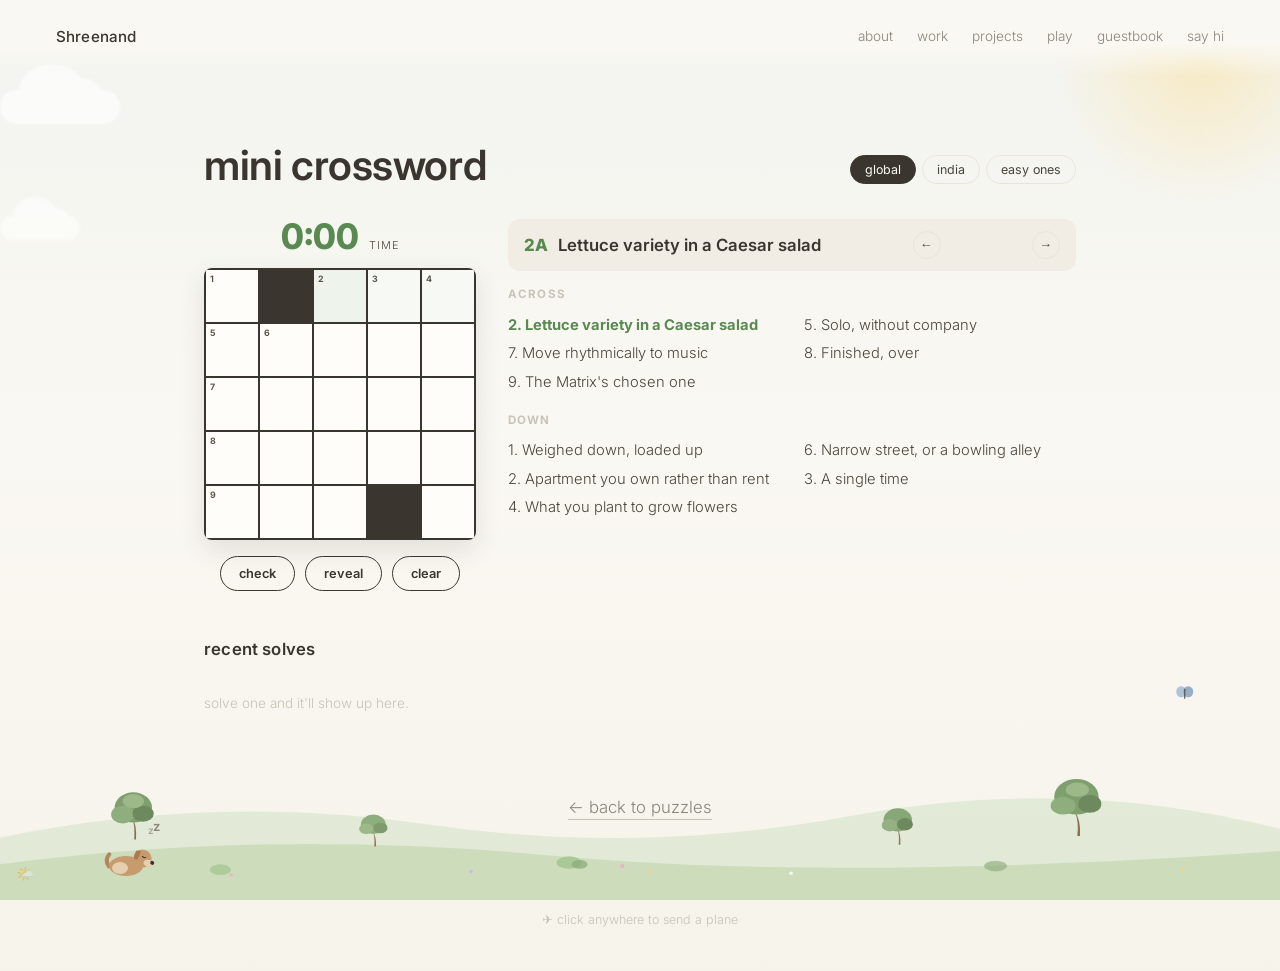
<file: crossword.html>
<!DOCTYPE html>
<html lang="en">
<head>
<meta charset="UTF-8">
<meta name="viewport" content="width=device-width, initial-scale=1.0">
<title>crossword · puzzles · Shreenand Bhattad</title>
<link rel="preconnect" href="https://fonts.googleapis.com">
<link rel="preconnect" href="https://fonts.gstatic.com" crossorigin>
<link href="https://fonts.googleapis.com/css2?family=Inter:wght@300;400;500;600;700;800&display=swap" rel="stylesheet">
<link rel="icon" href="data:image/svg+xml,<svg xmlns='http://www.w3.org/2000/svg' viewBox='0 0 100 100'><text y='.9em' font-size='90'>✏️</text></svg>">
<link rel="stylesheet" href="style.css">
<style>
main{max-width:920px}
.gamehead{display:flex;justify-content:space-between;align-items:center;margin-bottom:6px;flex-wrap:wrap;gap:10px}
.modeswitch{display:flex;gap:6px}
.modebtn{border:1px solid var(--line);background:transparent;color:#4a453c;border-radius:999px;padding:6px 14px;
  font-family:var(--sans);font-size:.78rem;cursor:pointer;transition:all .25s}
.modebtn:hover{color:var(--ink);border-color:var(--faint)}
.modebtn.on{background:var(--ink);color:var(--paper);border-color:var(--ink)}
body.night .modebtn{border-color:rgba(255,255,255,.16);color:#a8a49b}
body.night .modebtn.on{background:#e8e6e0;color:#232838}

/* ---------------- big timer (transparent, sits on the page's own background) ---------------- */
.bigtimer{display:inline-flex;align-items:baseline;gap:10px;margin:0 0 14px;background:none}
.bigtimer .tv{font-size:2.2rem;font-weight:800;color:#5a8a52;font-variant-numeric:tabular-nums;line-height:1}
.bigtimer .tk{font-size:.68rem;letter-spacing:.1em;text-transform:uppercase;color:#4a453c}
body.night .bigtimer .tv{color:#a8c9a0}

/* ---------------- side-by-side layout ---------------- */
.xlayout{display:grid;grid-template-columns:auto 1fr;gap:32px;align-items:start;margin:10px 0 18px}
@media(max-width:720px){.xlayout{grid-template-columns:1fr}}

.xwrap{display:flex;flex-direction:column;align-items:center}
.xgrid{display:grid;gap:2px;background:var(--ink);border-radius:8px;padding:2px;box-shadow:0 10px 26px rgba(58,54,47,.12);overflow:hidden}
body.night .xgrid{background:#181c28}
.xcell{position:relative;width:52px;height:52px;background:#fffdf9;display:flex;align-items:center;justify-content:center}
.xcell.black{background:var(--ink)}
body.night .xcell{background:#2e3345}
body.night .xcell.black{background:#181c28}
.xcell input{width:100%;height:100%;border:none;background:none;text-align:center;text-transform:uppercase;
  font-family:var(--sans);font-weight:700;font-size:1.15rem;color:var(--ink);outline:none;caret-color:#5a8a52}
body.night .xcell input{color:#e8e6e0}
.xcell.active input{background:#eef3ec}
body.night .xcell.active input{background:rgba(143,174,126,.22)}
.xcell.inword input{background:#f7f9f5}
body.night .xcell.inword input{background:rgba(143,174,126,.1)}
.xcell.correct input{background:#e4f0df;color:#3a5f36}
body.night .xcell.correct input{background:rgba(143,174,126,.25);color:#a8c9a0}
.xcell.wrong input{background:#faeaea;color:#a4454f}
body.night .xcell.wrong input{background:rgba(194,85,98,.2);color:#e0a3aa}
.xnum{position:absolute;top:2px;left:4px;font-size:.55rem;font-weight:700;color:#5a5548;pointer-events:none}
body.night .xnum{color:#8b8880}
@media(max-width:480px){.xcell{width:16vw;height:16vw;max-width:58px;max-height:58px}}

.clueline{text-align:left;min-height:44px;display:flex;align-items:center;gap:10px;
  font-family:var(--sans);font-size:1.05rem;font-weight:600;color:var(--ink);margin-bottom:14px;padding:12px 16px;
  background:#f1ede4;border-radius:12px}
body.night .clueline{color:#e8e6e0;background:#2e3345}
.clueline .dir{font-weight:800;color:#5a8a52;flex-shrink:0}
body.night .clueline .dir{color:#a8c9a0}
.cluebtn{background:none;border:1px solid var(--line);color:#4a453c;border-radius:999px;width:28px;height:28px;
  font-size:.8rem;cursor:pointer;flex-shrink:0;transition:all .2s;margin-left:auto}
.cluebtn:hover{color:var(--ink);border-color:var(--faint)}
body.night .cluebtn{border-color:rgba(255,255,255,.16);color:#a8a49b}

.xcontrols{display:flex;gap:10px;margin-bottom:8px}
.actbtn{border:1.5px solid var(--ink);background:transparent;color:var(--ink);border-radius:999px;padding:9px 18px;
  font-family:var(--sans);font-weight:600;font-size:.8rem;cursor:pointer;transition:all .2s}
.actbtn:hover{background:var(--ink);color:var(--paper)}
body.night .actbtn{border-color:#e8e6e0;color:#e8e6e0}
body.night .actbtn:hover{background:#e8e6e0;color:#232838}

.winmsg{font-size:1.05rem;font-weight:700;color:#5a8a52;margin:14px 0;opacity:0;transition:opacity .4s;transform:translateY(-6px)}
.winmsg.show{opacity:1;transform:none}
body.night .winmsg{color:#a8c9a0}

.cluelist{display:grid;grid-template-columns:1fr 1fr;gap:0 24px;font-size:.92rem;color:#4a453c}
.cluelist h4{grid-column:1/-1;font-size:.72rem;letter-spacing:.1em;text-transform:uppercase;color:var(--faint);margin:14px 0 6px}
.cluelist h4:first-child{margin-top:0}
.cluelist .crow{padding:4px 0;cursor:pointer;transition:color .2s;line-height:1.4}
.cluelist .crow:hover{color:var(--ink)}
.cluelist .crow.active{color:#5a8a52;font-weight:700}
.cluelist .crow.done{text-decoration:line-through;opacity:.5}
body.night .cluelist .crow.active{color:#a8c9a0}
body.night .cluelist{color:#c4c1b8}
@media(max-width:480px){.cluelist{grid-template-columns:1fr}}

/* ---------------- history panel ---------------- */
.histwrap{margin-top:36px}
.histwrap h2{margin:0 0 14px}
.histrow{display:flex;justify-content:space-between;font-size:.85rem;color:#4a453c;padding:8px 0;border-bottom:1px solid var(--line)}
.histrow:first-of-type{border-top:1px solid var(--line)}
.histrow b{color:var(--ink);font-weight:600}
body.night .histrow{border-color:rgba(255,255,255,.1);color:#a8a49b}
body.night .histrow b{color:#e8e6e0}
.emptyhist{font-size:.85rem;color:var(--faint);padding:14px 0}
</style>
</head>
<body>

<div class="sky" id="sky"></div>

<nav>
  <a class="home" href="index">Shreenand</a>
  <div class="pages">
    <a href="about">about</a>
    <a href="work">work</a>
    <a href="projects">projects</a>
    <a href="play">play</a>
    <a href="guestbook">guestbook</a>
    <a href="contact">say hi</a>
  </div>
</nav>

<main>
  <div class="gamehead">
    <div>
      <h1 class="page fade in">mini crossword</h1>
    </div>
    <div class="modeswitch">
      <button class="modebtn on" id="modeGlobal">global</button>
      <button class="modebtn" id="modeIndia">india</button>
      <button class="modebtn" id="modeEasy">easy ones</button>
    </div>
  </div>

  <div class="xlayout">
    <div class="xwrap">
      <div class="bigtimer fade in">
        <span class="tv" id="statTimer">0:00</span>
        <span class="tk">time</span>
      </div>
      <div class="xgrid" id="xgrid"></div>
      <div class="xcontrols" style="margin-top:16px">
        <button class="actbtn" id="checkBtn">check</button>
        <button class="actbtn" id="revealBtn">reveal</button>
        <button class="actbtn" id="clearBtn">clear</button>
      </div>
    </div>

    <div>
      <div class="clueline">
        <span class="dir" id="clueDir"></span>
        <span id="clueText"></span>
        <button class="cluebtn" id="prevClue">←</button>
        <button class="cluebtn" id="nextClue">→</button>
      </div>
      <div class="winmsg" id="winMsg"></div>
      <div class="cluelist" id="clueList"></div>
    </div>
  </div>

  <div class="histwrap fade in">
    <h2>recent solves</h2>
    <div id="histList"></div>
  </div>

  <div class="next fade in"><a href="puzzles">← back to puzzles</a></div>
</main>

<footer>✈ click anywhere to send a plane</footer>

<script src="site.js"></script>
<script>
let DATA = { global: [], india: [], easy: [] };
let mode = 'global';
let puzzle = null;
let size = 5;
let cellEls = [];       // [r][c] -> input element
let cellSlots = [];      // [r][c] -> {A: slotIdx|null, D: slotIdx|null}
let slots = [];          // flat list: {dir, row, col, len, answer, clue, number}
let curSlot = 0;
let curCellInSlot = 0;
let mousedownWasFocused = false;
let solved = false;
let startTime = null;
let timerHandle = null;
let elapsedMs = 0;

/* ================= stats: localStorage, per-browser ================= */
const STATS_KEY = 'nerds_crossword_stats';
function loadStats() {
  const fallback = { solved: 0, score: 0, history: [], bestTimeMs: {}, solvedTitles: [] };
  try {
    const raw = localStorage.getItem(STATS_KEY);
    if (raw) {
      const parsed = JSON.parse(raw);
      // merge onto the known-good shape so older saved data (from earlier
      // versions of this feature) can't leave a field missing and break rendering
      return {
        ...fallback,
        ...parsed,
        history: Array.isArray(parsed.history) ? parsed.history : [],
        bestTimeMs: parsed.bestTimeMs && typeof parsed.bestTimeMs === 'object' ? parsed.bestTimeMs : {},
        solvedTitles: Array.isArray(parsed.solvedTitles) ? parsed.solvedTitles : []
      };
    }
  } catch (e) {}
  return fallback;
}
function saveStats(s) {
  try { localStorage.setItem(STATS_KEY, JSON.stringify(s)); } catch (e) {}
}
let STATS = loadStats();

function renderHistory() {
  const box = document.getElementById('histList');
  if (!STATS.history.length) {
    box.innerHTML = '<div class="emptyhist">solve one and it\'ll show up here.</div>';
    return;
  }
  const MODE_ICON = { india: '🇮🇳', global: '🌍', easy: '🌱' };
  box.innerHTML = STATS.history.slice(0, 10).map(h => `
    <div class="histrow">
      <span><b>${h.title}</b> · ${MODE_ICON[h.mode] || '🌍'}</span>
      <span>${formatTime(h.timeMs)} · +${h.points} pts</span>
    </div>`).join('');
}

function formatTime(ms) {
  const s = Math.floor(ms / 1000);
  const m = Math.floor(s / 60);
  const rem = s % 60;
  return m + ':' + String(rem).padStart(2, '0');
}

function tickTimer() {
  if (startTime === null || solved) return;
  elapsedMs = Date.now() - startTime;
  document.getElementById('statTimer').textContent = formatTime(elapsedMs);
}

function startTimerIfNeeded() {
  if (startTime !== null) return;
  startTime = Date.now();
  timerHandle = setInterval(tickTimer, 250);
}

function stopTimer() {
  if (timerHandle) clearInterval(timerHandle);
  timerHandle = null;
}

/* ================= data + grid setup ================= */
async function loadData() {
  const r = await fetch('data/crossword-data.json');
  DATA = await r.json();
}

/* the data ships as a flat "entries" list (each self-describing: n/dir/r/c/answer/clue)
   plus a single grid string ("." open, "#" black), row-major. This turns that into the
   {list, grid2d, numbering} shape the rest of the game logic already works with. */
function buildSlots(p) {
  const grid2d = [];
  for (let r = 0; r < p.size; r++) grid2d.push(p.grid.slice(r * p.size, (r + 1) * p.size).split(''));

  const numbering = {}; // "r,c" -> number, taken straight from the data
  p.entries.forEach(e => { numbering[e.r + ',' + e.c] = e.n; });

  const list = p.entries.map(e => ({
    dir: e.dir, row: e.r, col: e.c, len: e.answer.length,
    answer: e.answer.toUpperCase(), clue: e.clue, number: e.n
  }));
  return { list, grid2d, numbering };
}

function puzzleKey(m, p) {
  return m + ':' + p.title;
}

/* pick a puzzle from the mode's bank the player hasn't already solved,
   falling back to the full bank once everything in it has been solved */
function pickPuzzle(m) {
  const bank = DATA[m];
  const unsolved = bank.filter(p => !STATS.solvedTitles.includes(puzzleKey(m, p)));
  const pool = unsolved.length ? unsolved : bank;
  return pool[Math.floor(Math.random() * pool.length)];
}

function startPuzzle() {
  stopTimer();
  startTime = null;
  elapsedMs = 0;
  document.getElementById('statTimer').textContent = '0:00';

  puzzle = pickPuzzle(mode);
  size = puzzle.size;
  const built = buildSlots(puzzle);
  slots = built.list;
  const grid2d = built.grid2d;

  cellSlots = Array.from({ length: size }, () => Array(size).fill(null).map(() => ({ A: null, D: null })));
  slots.forEach((s, si) => {
    for (let i = 0; i < s.len; i++) {
      const r = s.dir === 'A' ? s.row : s.row + i;
      const c = s.dir === 'A' ? s.col + i : s.col;
      cellSlots[r][c][s.dir] = si;
    }
  });

  const grid = document.getElementById('xgrid');
  grid.style.gridTemplateColumns = `repeat(${size}, 1fr)`;
  grid.innerHTML = '';
  cellEls = Array.from({ length: size }, () => Array(size).fill(null));
  for (let r = 0; r < size; r++) {
    for (let c = 0; c < size; c++) {
      const cell = document.createElement('div');
      if (grid2d[r][c] === '#') {
        cell.className = 'xcell black';
      } else {
        cell.className = 'xcell';
        const num = built.numbering[r + ',' + c];
        if (num) { const nm = document.createElement('div'); nm.className = 'xnum'; nm.textContent = num; cell.appendChild(nm); }
        const inp = document.createElement('input');
        inp.maxLength = 1;
        inp.dataset.r = r; inp.dataset.c = c;
        inp.addEventListener('mousedown', () => { mousedownWasFocused = document.activeElement === inp; });
        inp.addEventListener('focus', () => onFocusCell(r, c));
        inp.addEventListener('click', () => onClickCell(r, c));
        inp.addEventListener('input', () => onType(r, c));
        inp.addEventListener('keydown', e => onKey(e, r, c));
        cell.appendChild(inp);
        cellEls[r][c] = inp;
      }
      grid.appendChild(cell);
    }
  }

  curSlot = slots.findIndex(s => s.dir === 'A');
  curCellInSlot = 0;
  solved = false;
  document.getElementById('winMsg').className = 'winmsg';
  renderClueLine();
  renderClueList();
  focusCurrent();
}

function slotCells(s) {
  const arr = [];
  for (let i = 0; i < s.len; i++) {
    const r = s.dir === 'A' ? s.row : s.row + i;
    const c = s.dir === 'A' ? s.col + i : s.col;
    arr.push([r, c]);
  }
  return arr;
}

function slotIsFull(s) {
  return slotCells(s).every(([r, c]) => cellEls[r][c].value);
}

function highlightSlot() {
  document.querySelectorAll('.xcell').forEach(el => el.classList.remove('active', 'inword'));
  const s = slots[curSlot];
  const cells = slotCells(s);
  cells.forEach(([r, c], i) => {
    if (!cellEls[r][c]) return;
    cellEls[r][c].closest('.xcell').classList.add(i === curCellInSlot ? 'active' : 'inword');
  });
}

function renderClueLine() {
  const s = slots[curSlot];
  document.getElementById('clueDir').textContent = (s.number || '') + (s.dir === 'A' ? 'A' : 'D');
  document.getElementById('clueText').textContent = s.clue;
  highlightSlot();
  renderClueList();
}

function focusCurrent() {
  const s = slots[curSlot];
  const cells = slotCells(s);
  const [r, c] = cells[curCellInSlot] || cells[0];
  if (cellEls[r][c]) cellEls[r][c].focus();
}

function onFocusCell(r, c) {
  const cs = cellSlots[r][c];
  // prefer keeping current direction if this cell belongs to it, else switch
  const s = slots[curSlot];
  let slotIdx = (s && cs[s.dir] !== null) ? cs[s.dir] : (cs.A !== null ? cs.A : cs.D);
  if (slotIdx === null) return;
  curSlot = slotIdx;
  const cells = slotCells(slots[curSlot]);
  curCellInSlot = cells.findIndex(([rr, cc]) => rr === r && cc === c);
  renderClueLine();
}

/* clicking a cell that was ALREADY focused (a genuine second click/tap on the
   same square, not the click bundled with its first focus) flips across<->down
   when that cell belongs to both a word going across and one going down —
   the standard mini-crossword shortcut for switching direction on the fly */
function onClickCell(r, c) {
  if (!mousedownWasFocused) return;
  const cs = cellSlots[r][c];
  const s = slots[curSlot];
  if (cs.A === null || cs.D === null) return;
  const otherDir = s.dir === 'A' ? 'D' : 'A';
  curSlot = cs[otherDir];
  const cells = slotCells(slots[curSlot]);
  curCellInSlot = cells.findIndex(([rr, cc]) => rr === r && cc === c);
  renderClueLine();
}

/* find the next slot (in clue order) that still has an empty cell, wrapping around */
function nextUnfilledSlot(fromIdx) {
  for (let step = 1; step <= slots.length; step++) {
    const idx = (fromIdx + step) % slots.length;
    if (!slotIsFull(slots[idx])) return idx;
  }
  return null; // everything's full
}

function onType(r, c) {
  const inp = cellEls[r][c];
  inp.value = inp.value.toUpperCase().replace(/[^A-Z]/g, '').slice(-1);
  inp.closest('.xcell').classList.remove('correct', 'wrong');
  startTimerIfNeeded();

  if (inp.value) {
    const cells = slotCells(slots[curSlot]);
    const idx = cells.findIndex(([rr, cc]) => rr === r && cc === c);
    if (idx > -1 && idx < cells.length - 1) {
      // more letters to go in this word: just advance within it
      const [nr, nc] = cells[idx + 1];
      curCellInSlot = idx + 1;
      cellEls[nr][nc].focus();
    } else if (idx === cells.length - 1 && slotIsFull(slots[curSlot])) {
      // word just got completed (right or wrong, doesn't matter yet) — jump onward
      const next = nextUnfilledSlot(curSlot);
      if (next !== null) {
        curSlot = next;
        curCellInSlot = 0;
        renderClueLine();
        focusCurrent();
      } else {
        renderClueLine();
      }
    }
  }
  checkWin();
}

function onKey(e, r, c) {
  if (e.key === 'Backspace' && !cellEls[r][c].value) {
    const cells = slotCells(slots[curSlot]);
    const idx = cells.findIndex(([rr, cc]) => rr === r && cc === c);
    if (idx > 0) {
      const [pr, pc] = cells[idx - 1];
      curCellInSlot = idx - 1;
      cellEls[pr][pc].focus();
    }
  } else if (e.key === 'ArrowRight' || e.key === 'ArrowLeft' || e.key === 'ArrowUp' || e.key === 'ArrowDown') {
    e.preventDefault();
    const dr = e.key === 'ArrowDown' ? 1 : e.key === 'ArrowUp' ? -1 : 0;
    const dc = e.key === 'ArrowRight' ? 1 : e.key === 'ArrowLeft' ? -1 : 0;
    let nr = r + dr, nc = c + dc;
    if (nr >= 0 && nr < size && nc >= 0 && nc < size && cellEls[nr][nc]) cellEls[nr][nc].focus();
  } else if (e.key === 'Tab') {
    e.preventDefault();
    switchClue(e.shiftKey ? -1 : 1);
  }
}

function switchClue(delta) {
  curSlot = (curSlot + delta + slots.length) % slots.length;
  curCellInSlot = 0;
  renderClueLine();
  focusCurrent();
}

function renderClueList() {
  const box = document.getElementById('clueList');
  box.innerHTML = '<h4>across</h4>';
  slots.forEach((s, si) => {
    if (s.dir !== 'A') return;
    const row = document.createElement('div');
    row.className = 'crow' + (si === curSlot ? ' active' : '') + (slotIsFull(s) ? ' done' : '');
    row.textContent = (s.number || '') + '. ' + s.clue;
    row.addEventListener('click', () => { curSlot = si; curCellInSlot = 0; renderClueLine(); focusCurrent(); });
    box.appendChild(row);
  });
  const downHead = document.createElement('h4'); downHead.textContent = 'down';
  box.appendChild(downHead);
  slots.forEach((s, si) => {
    if (s.dir !== 'D') return;
    const row = document.createElement('div');
    row.className = 'crow' + (si === curSlot ? ' active' : '') + (slotIsFull(s) ? ' done' : '');
    row.textContent = (s.number || '') + '. ' + s.clue;
    row.addEventListener('click', () => { curSlot = si; curCellInSlot = 0; renderClueLine(); focusCurrent(); });
    box.appendChild(row);
  });
}

function todayKey() {
  return new Date().toISOString().slice(0, 10);
}

function recordSolve() {
  STATS.solved += 1;

  // nerd score: base points plus a bonus for speed
  const seconds = Math.round(elapsedMs / 1000);
  const speedBonus = Math.max(0, 60 - seconds); // faster than a minute earns extra
  const points = 20 + speedBonus;
  STATS.score += points;

  STATS.history.unshift({ title: puzzle.title, mode, timeMs: elapsedMs, points, date: todayKey() });
  STATS.history = STATS.history.slice(0, 30);

  const bestKey = mode;
  if (!STATS.bestTimeMs[bestKey] || elapsedMs < STATS.bestTimeMs[bestKey]) {
    STATS.bestTimeMs[bestKey] = elapsedMs;
  }

  const key = puzzleKey(mode, puzzle);
  if (!STATS.solvedTitles.includes(key)) STATS.solvedTitles.push(key);

  saveStats(STATS);
  renderHistory();
}

function checkWin() {
  let allFilled = true, allCorrect = true;
  slots.forEach(s => {
    slotCells(s).forEach(([r, c], i) => {
      const v = cellEls[r][c].value;
      if (!v) allFilled = false;
      if (v !== s.answer[i]) allCorrect = false;
    });
  });
  if (allFilled && allCorrect && !solved) {
    solved = true;
    stopTimer();
    document.getElementById('statTimer').textContent = formatTime(elapsedMs);
    document.querySelectorAll('.xcell:not(.black)').forEach(el => el.classList.remove('wrong'));
    document.querySelectorAll('.xcell:not(.black)').forEach(el => el.classList.add('correct'));
    const m = document.getElementById('winMsg');
    m.textContent = `solved in ${formatTime(elapsedMs)} 🎉`;
    m.classList.add('show');
    recordSolve();
  }
}

function checkNow() {
  for (let r = 0; r < size; r++) for (let c = 0; c < size; c++) {
    if (!cellEls[r][c]) continue;
    const v = cellEls[r][c].value;
    const cellDiv = cellEls[r][c].closest('.xcell');
    if (!v) { cellDiv.classList.remove('correct', 'wrong'); continue; }
    const cs = cellSlots[r][c];
    const slotIdx = cs.A !== null ? cs.A : cs.D;
    const s = slots[slotIdx];
    const cells = slotCells(s);
    const idx = cells.findIndex(([rr, cc]) => rr === r && cc === c);
    const correct = s.answer[idx] === v;
    cellDiv.classList.toggle('correct', correct);
    cellDiv.classList.toggle('wrong', !correct);
  }
}

function revealAll() {
  slots.forEach(s => {
    slotCells(s).forEach(([r, c], i) => { cellEls[r][c].value = s.answer[i]; });
  });
  document.querySelectorAll('.xcell:not(.black)').forEach(el => { el.classList.remove('wrong'); el.classList.add('correct'); });
  solved = true;
  stopTimer();
  const m = document.getElementById('winMsg');
  m.textContent = 'here you go.';
  m.classList.add('show');
  renderClueList();
}

function clearAll() {
  document.querySelectorAll('.xcell input').forEach(inp => inp.value = '');
  document.querySelectorAll('.xcell').forEach(el => el.classList.remove('correct', 'wrong'));
  solved = false;
  stopTimer();
  startTime = null;
  elapsedMs = 0;
  document.getElementById('statTimer').textContent = '0:00';
  document.getElementById('winMsg').className = 'winmsg';
  renderClueList();
}

document.getElementById('prevClue').addEventListener('click', () => switchClue(-1));
document.getElementById('nextClue').addEventListener('click', () => switchClue(1));
document.getElementById('checkBtn').addEventListener('click', checkNow);
document.getElementById('revealBtn').addEventListener('click', revealAll);
document.getElementById('clearBtn').addEventListener('click', clearAll);

const MODE_BTNS = { global: 'modeGlobal', india: 'modeIndia', easy: 'modeEasy' };
function setMode(next) {
  mode = next;
  Object.entries(MODE_BTNS).forEach(([m, id]) => {
    document.getElementById(id).classList.toggle('on', m === next);
  });
  startPuzzle();
}
Object.entries(MODE_BTNS).forEach(([m, id]) => {
  document.getElementById(id).addEventListener('click', () => setMode(m));
});

renderHistory();
loadData().then(startPuzzle);
</script>
</body>
</html>
</file>
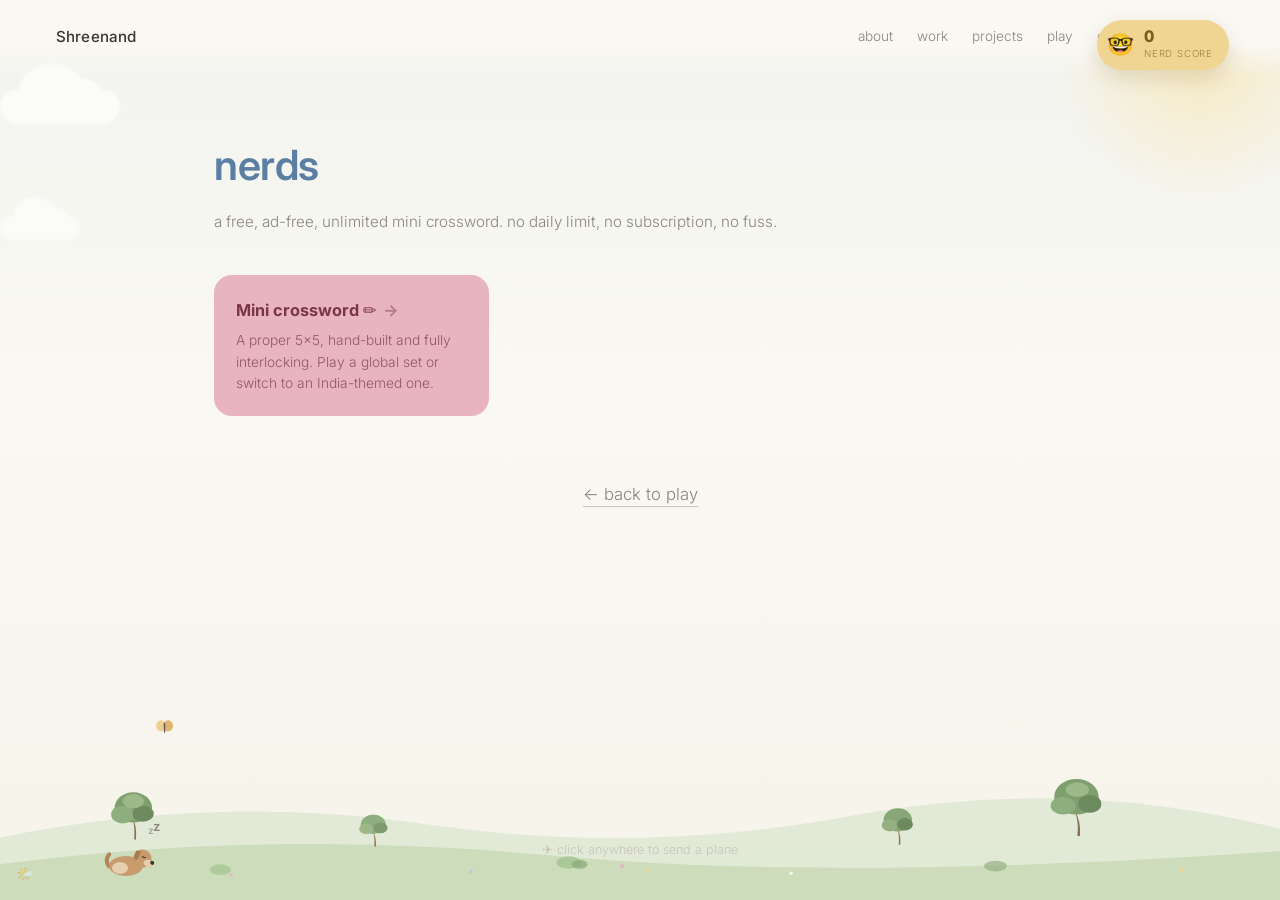
<file: nerds.html>
<!DOCTYPE html>
<html lang="en">
<head>
<meta charset="UTF-8">
<meta name="viewport" content="width=device-width, initial-scale=1.0">
<title>nerds · Shreenand Bhattad</title>
<link rel="preconnect" href="https://fonts.googleapis.com">
<link rel="preconnect" href="https://fonts.gstatic.com" crossorigin>
<link href="https://fonts.googleapis.com/css2?family=Newsreader:ital,opsz,wght@0,6..72,300;0,6..72,400;0,6..72,500;1,6..72,300;1,6..72,400&family=Inter:wght@300;400;500&display=swap" rel="stylesheet">
<link rel="icon" href="data:image/svg+xml,<svg xmlns='http://www.w3.org/2000/svg' viewBox='0 0 100 100'><text y='.9em' font-size='90'>🧩</text></svg>">
<link rel="stylesheet" href="style.css">
<style>
main{max-width:900px}
.nerdbadge{position:fixed;top:20px;right:clamp(20px,4vw,52px);z-index:11;display:flex;align-items:center;gap:10px;
  background:var(--tile-3);border-radius:999px;padding:8px 16px 8px 10px;box-shadow:0 8px 20px rgba(122,92,28,.18);
  opacity:0;transform:translateY(-8px) scale(.94);animation:badgein .6s ease .3s forwards}
@keyframes badgein{to{opacity:1;transform:none}}
.nerdbadge .face{font-size:1.35rem;line-height:1;animation:badgewiggle 3.2s ease-in-out infinite}
@keyframes badgewiggle{0%,100%{transform:rotate(0)}50%{transform:rotate(-8deg)}}
.nerdbadge .nv{font-weight:800;font-size:1rem;color:var(--tile-3-ink);font-variant-numeric:tabular-nums;line-height:1.1}
.nerdbadge .nk{font-size:.6rem;letter-spacing:.08em;text-transform:uppercase;color:var(--tile-3-ink);opacity:.7}
body.night .nerdbadge{filter:brightness(.85) saturate(.9)}
@media(max-width:520px){.nerdbadge{top:14px;padding:6px 12px 6px 8px}.nerdbadge .face{font-size:1.1rem}.nerdbadge .nv{font-size:.88rem}}
</style>
</head>
<body>

<div class="sky" id="sky"></div>

<nav>
  <a class="home" href="index">Shreenand</a>
  <div class="pages">
    <a href="about">about</a>
    <a href="work">work</a>
    <a href="projects">projects</a>
    <a href="play">play</a>
    <a href="guestbook">guestbook</a>
    <a href="contact">say hi</a>
  </div>
</nav>

<div class="nerdbadge fade in" id="nerdBadge" title="your nerd score, earned by solving crosswords">
  <span class="face">🤓</span>
  <div>
    <div class="nv" id="nerdScoreVal">0</div>
    <div class="nk">nerd score</div>
  </div>
</div>

<main>
  <h1 class="page fade in"><em>nerds</em></h1>
  <p class="sub fade in">a free, ad-free, unlimited mini crossword. no daily limit, no subscription, no fuss.</p>

  <div class="cardgrid">
    <a class="card fade" href="crossword">
      <h3>Mini crossword ✏️<span>→</span></h3>
      <p>A proper 5×5, hand-built and fully interlocking. Play a global set or switch to an India-themed one.</p>
    </a>
  </div>

  <div class="next fade in"><a href="play">← back to play</a></div>
</main>

<footer>✈ click anywhere to send a plane</footer>

<script src="site.js"></script>
<script>
(function () {
  try {
    const raw = localStorage.getItem('nerds_crossword_stats');
    const stats = raw ? JSON.parse(raw) : null;
    const score = stats && typeof stats.score === 'number' ? stats.score : 0;
    document.getElementById('nerdScoreVal').textContent = score;
  } catch (e) {}
})();
</script>
</body>
</html>
</file>
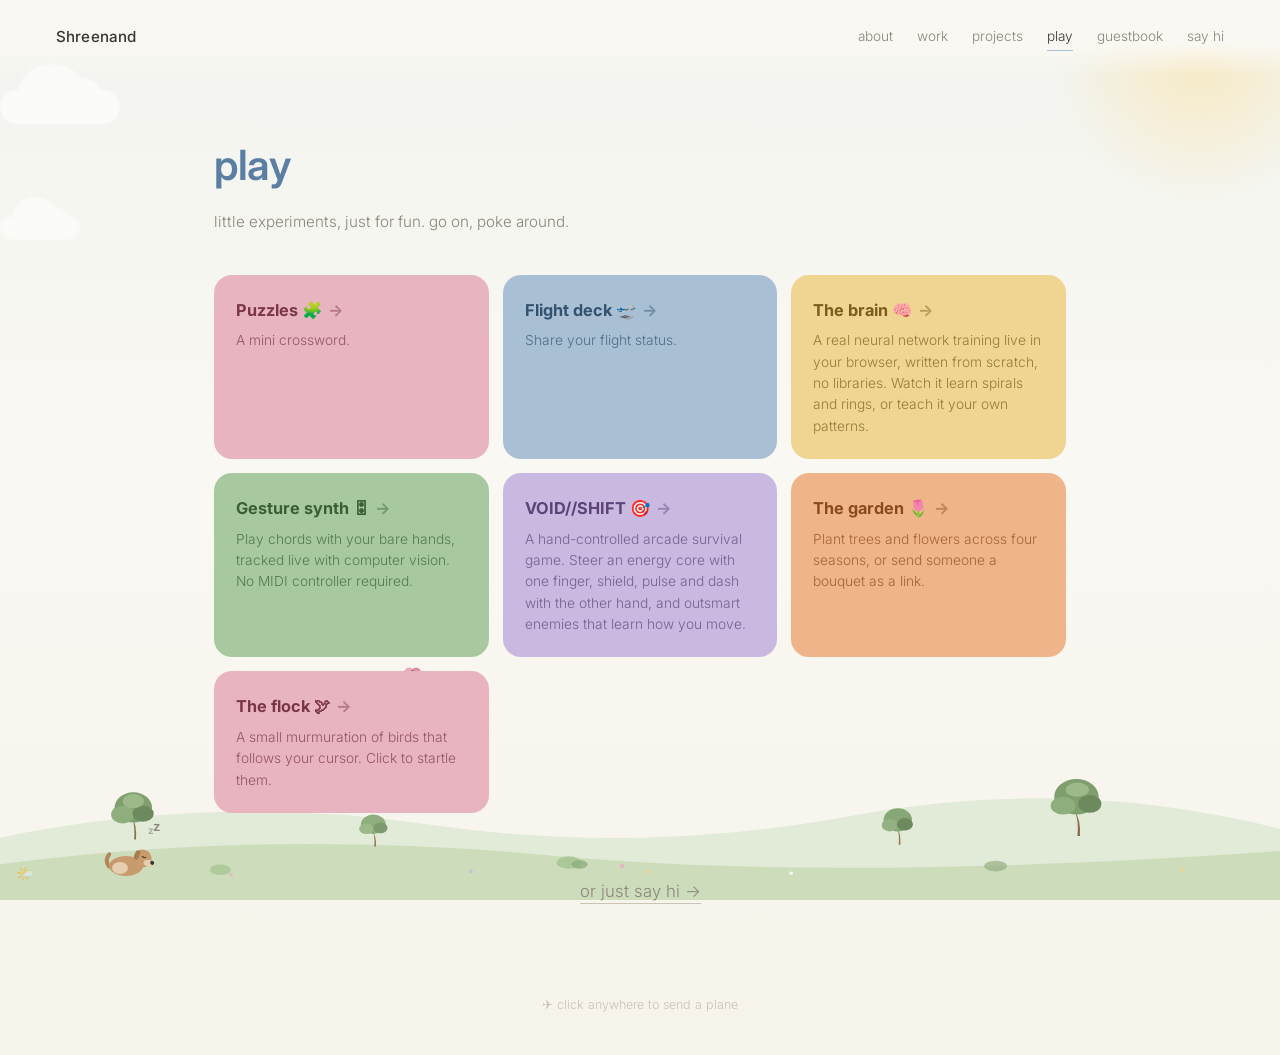
<file: play.html>
<!DOCTYPE html>
<html lang="en">
<head>
<meta charset="UTF-8">
<meta name="viewport" content="width=device-width, initial-scale=1.0">
<title>play · Shreenand Bhattad</title>
<link rel="preconnect" href="https://fonts.googleapis.com">
<link rel="preconnect" href="https://fonts.gstatic.com" crossorigin>
<link href="https://fonts.googleapis.com/css2?family=Newsreader:ital,opsz,wght@0,6..72,300;0,6..72,400;0,6..72,500;1,6..72,300;1,6..72,400&family=Inter:wght@300;400;500&display=swap" rel="stylesheet">
<link rel="icon" href="data:image/svg+xml,<svg xmlns='http://www.w3.org/2000/svg' viewBox='0 0 100 100'><text y='.9em' font-size='90'>✈️</text></svg>">
<link rel="stylesheet" href="style.css">
<style>main{max-width:900px}</style>
</head>
<body>

<div class="sky" id="sky"></div>

<nav>
  <a class="home" href="index">Shreenand</a>
  <div class="pages">
    <a href="about">about</a>
    <a href="work">work</a>
    <a href="projects">projects</a>
    <a href="play" class="here">play</a>
    <a href="guestbook">guestbook</a>
    <a href="contact">say hi</a>
  </div>
</nav>

<main>
  <h1 class="page fade"><em>play</em></h1>
  <p class="sub fade">little experiments, just for fun. go on, poke around.</p>

  <div class="cardgrid">
    <a class="card fade" href="puzzles">
      <h3>Puzzles 🧩<span>→</span></h3>
      <p>A mini crossword.</p>
    </a>

    <a class="card fade" href="flightdeck">
      <h3>Flight deck 🛫<span>→</span></h3>
      <p>Share your flight status.</p>
    </a>

    <a class="card fade" href="neural">
      <h3>The brain 🧠<span>→</span></h3>
      <p>A real neural network training live in your browser, written from scratch, no libraries. Watch it learn spirals and rings, or teach it your own patterns.</p>
    </a>

    <a class="card fade" href="gesturesynth">
      <h3>Gesture synth 🎛<span>→</span></h3>
      <p>Play chords with your bare hands, tracked live with computer vision. No MIDI controller required.</p>
    </a>

    <a class="card fade" href="voidshift">
      <h3>VOID//SHIFT 🎯<span>→</span></h3>
      <p>A hand-controlled arcade survival game. Steer an energy core with one finger, shield, pulse and dash with the other hand, and outsmart enemies that learn how you move.</p>
    </a>

    <a class="card fade" href="garden">
      <h3>The garden 🌷<span>→</span></h3>
      <p>Plant trees and flowers across four seasons, or send someone a bouquet as a link.</p>
    </a>

    <a class="card fade" href="flock">
      <h3>The flock 🕊<span>→</span></h3>
      <p>A small murmuration of birds that follows your cursor. Click to startle them.</p>
    </a>
  </div>

  <div class="next fade"><a href="contact">or just say hi →</a></div>
</main>

<footer>✈ click anywhere to send a plane</footer>

<script src="site.js"></script>
</body>
</html>
</file>
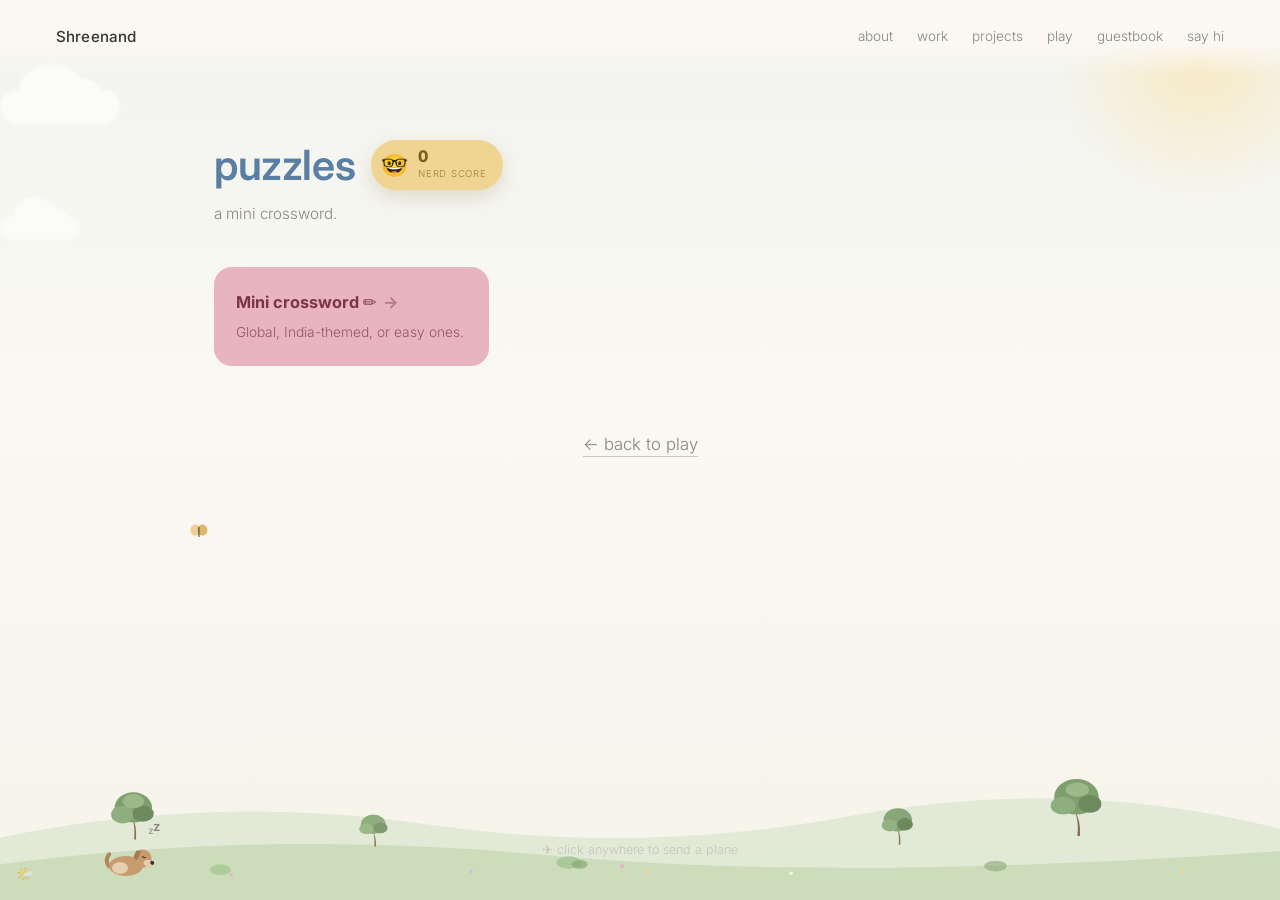
<file: puzzles.html>
<!DOCTYPE html>
<html lang="en"><!-- redeploy nudge -->
<head>
<meta charset="UTF-8">
<meta name="viewport" content="width=device-width, initial-scale=1.0">
<title>puzzles · Shreenand Bhattad</title>
<link rel="preconnect" href="https://fonts.googleapis.com">
<link rel="preconnect" href="https://fonts.gstatic.com" crossorigin>
<link href="https://fonts.googleapis.com/css2?family=Newsreader:ital,opsz,wght@0,6..72,300;0,6..72,400;0,6..72,500;1,6..72,300;1,6..72,400&family=Inter:wght@300;400;500&display=swap" rel="stylesheet">
<link rel="icon" href="data:image/svg+xml,<svg xmlns='http://www.w3.org/2000/svg' viewBox='0 0 100 100'><text y='.9em' font-size='90'>🧩</text></svg>">
<link rel="stylesheet" href="style.css">
<style>
main{max-width:900px}
.pagehead{display:flex;align-items:center;gap:16px;flex-wrap:wrap}
.nerdbadge{display:flex;align-items:center;gap:10px;
  background:var(--tile-3);border-radius:999px;padding:8px 16px 8px 10px;box-shadow:0 8px 20px rgba(122,92,28,.18);
  opacity:0;transform:translateY(-8px) scale(.94);animation:badgein .6s ease .3s forwards}
@keyframes badgein{to{opacity:1;transform:none}}
.nerdbadge .face{font-size:1.35rem;line-height:1;animation:badgewiggle 3.2s ease-in-out infinite}
@keyframes badgewiggle{0%,100%{transform:rotate(0)}50%{transform:rotate(-8deg)}}
.nerdbadge .nv{font-weight:800;font-size:1rem;color:var(--tile-3-ink);font-variant-numeric:tabular-nums;line-height:1.1}
.nerdbadge .nk{font-size:.6rem;letter-spacing:.08em;text-transform:uppercase;color:var(--tile-3-ink);opacity:.7}
body.night .nerdbadge{filter:brightness(.85) saturate(.9)}
@media(max-width:520px){.nerdbadge{padding:6px 12px 6px 8px}.nerdbadge .face{font-size:1.1rem}.nerdbadge .nv{font-size:.88rem}}
</style>
</head>
<body>

<div class="sky" id="sky"></div>

<nav>
  <a class="home" href="index">Shreenand</a>
  <div class="pages">
    <a href="about">about</a>
    <a href="work">work</a>
    <a href="projects">projects</a>
    <a href="play">play</a>
    <a href="guestbook">guestbook</a>
    <a href="contact">say hi</a>
  </div>
</nav>

<main>
  <div class="pagehead">
    <h1 class="page fade in" style="margin-bottom:0"><em>puzzles</em></h1>
    <div class="nerdbadge fade in" id="nerdBadge" title="your nerd score, earned by solving crosswords">
      <span class="face">🤓</span>
      <div>
        <div class="nv" id="nerdScoreVal">0</div>
        <div class="nk">nerd score</div>
      </div>
    </div>
  </div>
  <p class="sub fade in">a mini crossword.</p>

  <div class="cardgrid">
    <a class="card fade" href="crossword">
      <h3>Mini crossword ✏️<span>→</span></h3>
      <p>Global, India-themed, or easy ones.</p>
    </a>
  </div>

  <div class="next fade in"><a href="play">← back to play</a></div>
</main>

<footer>✈ click anywhere to send a plane</footer>

<script src="site.js"></script>
<script>
(function () {
  try {
    const raw = localStorage.getItem('nerds_crossword_stats');
    const stats = raw ? JSON.parse(raw) : null;
    const score = stats && typeof stats.score === 'number' ? stats.score : 0;
    document.getElementById('nerdScoreVal').textContent = score;
  } catch (e) {}
})();
</script>
</body>
</html>
</file>
<file: style.css>
:root{
  --paper:#faf8f3;
  --ink:#3a362f;
  --soft:#8b857a;
  --faint:#c9c3b8;
  --blue:#5b7ea3;
  --blue-light:#a9bfd4;
  --line:#e9e4da;
  --serif:'Inter',system-ui,sans-serif;
  --sans:'Inter',system-ui,sans-serif;
  /* flat accent tiles, NYT-Games style: one bold flat color per card, cycled */
  --tile-1:#e8b4c0; --tile-1-ink:#7a3547;
  --tile-2:#a9bfd4; --tile-2-ink:#33526f;
  --tile-3:#f0d491; --tile-3-ink:#7a5c1c;
  --tile-4:#a8c9a0; --tile-4-ink:#3a5f36;
  --tile-5:#c9b8e0; --tile-5-ink:#5a4478;
  --tile-6:#f0b48a; --tile-6-ink:#8a4a1d;
}
em,i{font-style:normal}
*{margin:0;padding:0;box-sizing:border-box}
html{scroll-behavior:smooth}
::selection{background:#dce6ef;color:var(--ink)}
body{
  font-family:var(--sans);
  background:linear-gradient(180deg,#f2f4ef 0%,var(--paper) 45%,#f6f3ea 100%);
  color:var(--ink);
  line-height:1.7;
  font-weight:300;
  overflow-x:hidden;
  min-height:100vh;
  display:flex;
  flex-direction:column;
}
a{color:inherit;text-decoration:none}

/* sun */
.sun{position:fixed;top:-90px;right:-70px;width:300px;height:300px;border-radius:50%;pointer-events:none;z-index:0;
  background:radial-gradient(circle,rgba(250,225,160,.55),rgba(250,225,160,0) 68%);animation:sunbreathe 9s ease-in-out infinite}
@keyframes sunbreathe{0%,100%{transform:scale(1)}50%{transform:scale(1.07)}}

/* clouds */
.cloud{position:fixed;pointer-events:none;z-index:0;background:#fff;border-radius:999px;opacity:.75;
  filter:blur(1px);animation:cloudfloat linear infinite}
.cloud::before,.cloud::after{content:'';position:absolute;background:#fff;border-radius:50%}
.cloud::before{width:55%;height:160%;left:16%;bottom:18%}
.cloud::after{width:38%;height:110%;right:14%;bottom:26%}
@keyframes cloudfloat{
  0%{transform:translateX(-30vw)}
  100%{transform:translateX(130vw)}
}

/* hills and trees */
.hills{position:fixed;left:0;right:0;bottom:0;pointer-events:none;z-index:0;display:block;width:100%}
.hills svg{display:block;width:100%;height:auto}

/* birds */
.bird{position:fixed;z-index:0;pointer-events:none;width:34px;height:20px;animation:birdfly linear forwards}
.bird svg{width:100%;height:100%;overflow:visible}
.bird path{fill:none;stroke:#7b8794;stroke-width:2.4;stroke-linecap:round}
.bird .wl{transform-origin:17px 10px;animation:flapL .5s ease-in-out infinite alternate}
.bird .wr{transform-origin:17px 10px;animation:flapR .5s ease-in-out infinite alternate}
@keyframes flapL{from{transform:rotate(9deg)}to{transform:rotate(-16deg)}}
@keyframes flapR{from{transform:rotate(-9deg)}to{transform:rotate(16deg)}}
@keyframes birdfly{
  0%{transform:translateX(-50px) translateY(0)}
  25%{transform:translateX(28vw) translateY(-16px)}
  50%{transform:translateX(55vw) translateY(6px)}
  75%{transform:translateX(82vw) translateY(-12px)}
  100%{transform:translateX(110vw) translateY(0)}
}

/* planes drifting */
.sky{position:fixed;inset:0;pointer-events:none;z-index:0;overflow:hidden}
.plane{position:absolute;width:26px;height:26px;opacity:0;animation:drift linear infinite}
.plane svg{width:100%;height:100%;fill:var(--blue-light)}
@keyframes drift{
  0%{transform:translateX(-40px) translateY(0) rotate(6deg);opacity:0}
  8%{opacity:.7}
  30%{transform:translateX(30vw) translateY(-24px) rotate(-4deg)}
  60%{transform:translateX(62vw) translateY(14px) rotate(7deg)}
  92%{opacity:.7}
  100%{transform:translateX(105vw) translateY(-10px) rotate(3deg);opacity:0}
}

/* nav */
nav{position:fixed;top:0;left:0;right:0;z-index:10;display:flex;justify-content:space-between;align-items:center;
  padding:24px clamp(24px,5vw,56px);font-size:.85rem;color:var(--soft);
  background:linear-gradient(var(--paper) 55%,transparent)}
nav .home{font-weight:500;font-size:.95rem;color:var(--ink);letter-spacing:.01em}
nav .pages{display:flex;gap:24px}
nav a{transition:color .25s;padding-bottom:2px;border-bottom:1px solid transparent}
nav a:hover{color:var(--ink);border-bottom-color:var(--faint)}
nav a.here{color:var(--ink);border-bottom-color:var(--blue-light)}
@media(max-width:520px){nav .pages{gap:15px}nav{font-size:.78rem}}

/* page body */
main{flex:1;max-width:640px;width:100%;margin:0 auto;padding:130px 24px 60px;position:relative;z-index:1}
h1.page{font-weight:600;letter-spacing:-.01em;font-size:clamp(1.9rem,4.5vw,2.6rem);margin-bottom:8px}
h1.page em{color:var(--blue)}
.sub{color:var(--soft);font-size:.95rem;margin-bottom:40px}
h2{font-weight:600;font-size:1.05rem;letter-spacing:.01em;margin:52px 0 20px}
p.lead{font-size:1.02rem;margin-bottom:18px}
p.quiet{color:var(--soft);font-size:.97rem;margin-bottom:18px}

.fade{opacity:0;transform:translateY(18px);transition:opacity 1s ease,transform 1s ease}
.fade.in{opacity:1;transform:none}

/* list items */
.item{padding:20px 0;border-bottom:1px solid var(--line)}
.item:first-of-type{border-top:1px solid var(--line)}
.item .top{display:flex;justify-content:space-between;gap:16px;align-items:baseline;flex-wrap:wrap}
.item h3{font-weight:500;font-size:1rem}
.item .where{color:var(--soft);font-size:.85rem}
.item p{color:var(--soft);font-size:.92rem;margin-top:6px}
a.item{display:block;transition:background .3s;margin:0 -14px;padding-left:14px;padding-right:14px;border-radius:10px}
a.item:hover{background:#f2eee6}
a.item h3 span{color:var(--faint);font-size:.9em;margin-left:6px;transition:color .3s,margin-left .3s}
a.item:hover h3 span{color:var(--blue);margin-left:10px}

/* tech stack chips */
.stack{display:flex;flex-wrap:wrap;gap:6px;margin-top:10px}
.stack span{font-size:.68rem;font-weight:400;color:var(--soft);background:#f1ede4;border:1px solid var(--line);
  border-radius:999px;padding:2px 10px;letter-spacing:.02em;transition:border-color .3s,color .3s}
a.item:hover .stack span{border-color:var(--blue-light);color:var(--blue)}
body.night .stack span{background:rgba(255,255,255,.06);border-color:rgba(255,255,255,.12);color:#a8a49b}

/* flat tile cards (play page), NYT-Games style: bold flat color, no gradient */
.cardgrid{display:grid;grid-template-columns:repeat(auto-fill,minmax(230px,1fr));gap:14px}
.card{display:block;border:none;border-radius:18px;padding:22px;background:var(--tile-c,var(--tile-1));
  transition:transform .2s ease,box-shadow .2s ease}
.card:hover{transform:translateY(-3px) scale(1.015);box-shadow:0 10px 26px rgba(58,54,47,.14)}
.card:active{transform:translateY(-1px) scale(1)}
.card h3{font-weight:700;font-size:1.02rem;margin-bottom:6px;color:var(--tile-ink,var(--tile-1-ink))}
.card h3 span{color:var(--tile-ink,var(--tile-1-ink));opacity:.45;margin-left:6px;transition:opacity .3s,margin-left .3s}
.card:hover h3 span{opacity:.9;margin-left:10px}
.card p{color:var(--tile-ink,var(--tile-1-ink));opacity:.75;font-size:.86rem;line-height:1.55}
.card .note{margin-top:10px;font-size:.78rem;opacity:.6;color:var(--tile-ink,var(--tile-1-ink))}
.card:nth-of-type(6n+1){--tile-c:var(--tile-1);--tile-ink:var(--tile-1-ink)}
.card:nth-of-type(6n+2){--tile-c:var(--tile-2);--tile-ink:var(--tile-2-ink)}
.card:nth-of-type(6n+3){--tile-c:var(--tile-3);--tile-ink:var(--tile-3-ink)}
.card:nth-of-type(6n+4){--tile-c:var(--tile-4);--tile-ink:var(--tile-4-ink)}
.card:nth-of-type(6n+5){--tile-c:var(--tile-5);--tile-ink:var(--tile-5-ink)}
.card:nth-of-type(6n+6){--tile-c:var(--tile-6);--tile-ink:var(--tile-6-ink)}
body.night .card{filter:brightness(.82) saturate(.85)}

/* footer / next-page link */
.next{margin-top:64px;text-align:center}
.next a{font-family:var(--serif);font-size:1.05rem;color:var(--soft);border-bottom:1px solid var(--faint);padding-bottom:2px;transition:color .3s,border-color .3s}
.next a:hover{color:var(--blue);border-color:var(--blue)}
footer{text-align:center;padding:28px 24px 40px;color:var(--faint);font-size:.78rem;position:relative;z-index:1}

/* page enter / leave transitions */
body{animation:pagein .55s ease}
@keyframes pagein{from{opacity:0;transform:translateY(6px)}to{opacity:1;transform:none}}
body.leaving{opacity:0;transition:opacity .22s ease}

/* butterflies */
.butterfly{position:fixed;width:18px;height:16px;z-index:0;pointer-events:none;transition:transform 6s ease-in-out}
.butterfly svg{width:100%;height:100%;overflow:visible;animation:flutterbob 1.6s ease-in-out infinite}
.butterfly .bw{transform-origin:9px 8px;animation:flutter .22s ease-in-out infinite alternate}
.butterfly .bw2{animation-direction:alternate-reverse}
@keyframes flutter{from{transform:scaleX(1)}to{transform:scaleX(.35)}}
@keyframes flutterbob{0%,100%{transform:translateY(0)}50%{transform:translateY(-5px)}}

/* falling petals */
.petal{position:fixed;top:-20px;z-index:0;pointer-events:none;border-radius:60% 40% 55% 45%;
  animation:petalfall linear forwards}
@keyframes petalfall{
  0%{transform:translateY(-20px) translateX(0) rotate(0deg);opacity:0}
  10%{opacity:.85}
  50%{transform:translateY(50vh) translateX(40px) rotate(200deg)}
  90%{opacity:.85}
  100%{transform:translateY(105vh) translateX(-20px) rotate(380deg);opacity:0}
}

/* day / night cycle: sky crossfades every few minutes */
body{transition:color 6s ease}
.nightsky{position:fixed;inset:0;z-index:0;pointer-events:none;opacity:0;transition:opacity 12s ease;
  background:linear-gradient(180deg,#232838 0%,#2e3345 50%,#3a3d4a 100%)}
body.night .nightsky{opacity:1}
.nightlayer{position:fixed;inset:0;z-index:0;pointer-events:none;opacity:0;transition:opacity 12s ease}
body.night .nightlayer{opacity:1}
body.night{color:#e8e6e0}
nav{transition:background 8s ease}
body.night nav{background:rgba(35,40,56,.85);color:#a8a49b}
body.night nav .home,body.night nav a:hover,body.night nav a.here{color:#f0eee8}
.sun{transition:opacity 12s ease}
body.night .sun{opacity:0}
.cloud{transition:filter 12s ease}
body.night .cloud{filter:brightness(.6) opacity(.5)}
.hills{transition:filter 12s ease,opacity 12s ease}
body.night .hills{opacity:.8;filter:brightness(.72) saturate(.8)}
body.night p.quiet,body.night .sub,body.night .item p{color:#a8a49b}
body.night .item,body.night .item:first-of-type{border-color:rgba(255,255,255,.1)}
body.night .book{background:rgba(255,255,255,.05);border-color:rgba(255,255,255,.12)}
body.night a.item:hover{background:rgba(255,255,255,.05)}
p.quiet,.sub,.item p,footer,.where,.stack span,.hint,
canvas,.empty,h1,h2,h3,p.lead{transition-property:color,background,border-color,filter;transition-duration:6s}

/* night: every element follows the sky */
body.night footer,body.night .hint,body.night .where,body.night .empty{color:#7e7a72}
body.night .next a{color:#a8a49b;border-color:#55524c}
body.night .next a:hover{color:#a9bfd4;border-color:#a9bfd4}
body.night nav a{color:#8b8880}
body.night input,body.night textarea{background:rgba(255,255,255,.07);border-color:rgba(255,255,255,.14);color:#e8e6e0}
body.night input:focus,body.night textarea:focus{border-color:#7b95b3}
body.night ::placeholder{color:#6d6a63}
body.night .clear{color:#a8a49b;border-color:#55524c}
body.night a.item h3 span{color:#6d6a63}
body.night a.item:hover h3 span{color:#a9bfd4}
body.night #garden,body.night #flock,body.night #game{background:linear-gradient(180deg,#2a2f3f 0%,#333748 100%);border-color:rgba(255,255,255,.12)}
body.night #pad{background:#2e3345;border-color:#55524c}
body.night .dotbtn.on{border-color:#e8e6e0}
body.night .plane svg{fill:#6b7f95}
body.night .butterfly{filter:brightness(.6)}
body.night .petal{filter:brightness(.55) saturate(.6)}
body.night #adminbar{background:#2e3345;color:#a9bfd4}
.moon{position:fixed;top:70px;right:90px;width:54px;height:54px;border-radius:50%;pointer-events:none;
  background:#f0ead8;box-shadow:0 0 40px 14px rgba(240,234,216,.25),inset -10px -6px 0 rgba(205,198,178,.8)}
.star{position:fixed;border-radius:50%;background:#fff;pointer-events:none;animation:twinkle ease-in-out infinite}
@keyframes twinkle{0%,100%{opacity:.2}50%{opacity:.9}}

/* the dog */
.dog{position:fixed;bottom:22px;left:0;width:56px;height:44px;z-index:1;pointer-events:none;will-change:transform}
.dog svg{width:100%;height:100%;overflow:visible}
.dog .tail{transform-origin:8px 22px;animation:wag 1.4s ease-in-out infinite}
.dog.happy .tail{animation-duration:.28s}
@keyframes wag{0%,100%{transform:rotate(14deg)}50%{transform:rotate(48deg)}}
.dog .legF,.dog .legB{transform-origin:center 30px}
.dog.trot .legF{animation:stepA var(--gait,.32s) ease-in-out infinite alternate}
.dog.trot .legB{animation:stepB var(--gait,.32s) ease-in-out infinite alternate}
@keyframes stepA{from{transform:rotate(-22deg)}to{transform:rotate(22deg)}}
@keyframes stepB{from{transform:rotate(22deg)}to{transform:rotate(-22deg)}}
.dog.trot .torso{animation:trotbob var(--gait,.32s) ease-in-out infinite alternate}
@keyframes trotbob{from{transform:translateY(0)}to{transform:translateY(-1.6px)}}
.dog svg{transition:transform .35s ease}
.dog .torso{transition:transform .4s ease}
.dog.sit svg{transform:rotate(-18deg) translateY(3px)}
.dog.sniff .torso{transform:rotate(10deg) translateY(2px)}
.dog.crouch svg{transform:scaleY(.82) translateY(4px)}
.dog .tongue{opacity:0;transition:opacity .3s}
.dog.happy .tongue{opacity:1}
.dog .ear{transform-origin:34px 10px}
.dog.happy .ear{animation:earflop .5s ease-in-out infinite alternate}
@keyframes earflop{from{transform:rotate(0)}to{transform:rotate(-14deg)}}
.dog.spin svg{animation:dogspin .45s linear infinite}
@keyframes dogspin{to{transform:rotate(360deg)}}
body.night .dog{filter:brightness(.75)}

/* ---------------- climate ---------------- */
.precip{position:fixed;inset:0;z-index:0;pointer-events:none;opacity:0;transition:opacity 4s ease}
.precip.on{opacity:1}
.drop{position:absolute;top:-30px;width:1.5px;height:14px;background:linear-gradient(rgba(140,165,190,0),rgba(140,165,190,.75));
  animation:rainfall linear infinite}
@keyframes rainfall{to{transform:translateY(110vh)}}
.flake{position:absolute;top:-20px;border-radius:50%;background:#fff;box-shadow:0 0 3px rgba(255,255,255,.8);
  animation:snowfall linear infinite}
@keyframes snowfall{
  0%{transform:translateY(-20px) translateX(0)}
  25%{transform:translateY(27vh) translateX(18px)}
  50%{transform:translateY(55vh) translateX(-12px)}
  75%{transform:translateY(82vh) translateX(14px)}
  100%{transform:translateY(110vh) translateX(-6px)}
}
.snowdrift{position:fixed;left:0;right:0;bottom:0;height:38px;z-index:2;pointer-events:none;
  background:linear-gradient(180deg,rgba(255,255,255,0),rgba(255,255,255,.92) 45%,#f4f6f8);
  border-radius:50% 50% 0 0 / 18px 18px 0 0;opacity:0;transition:opacity 5s ease}
body.snow .snowdrift{opacity:1}
.heatlayer{position:fixed;inset:0;z-index:0;pointer-events:none;opacity:0;transition:opacity 6s ease;
  background:linear-gradient(180deg,rgba(255,196,110,.14),rgba(255,170,90,.07) 60%,rgba(220,150,80,.12))}
body.dry .heatlayer{opacity:1}

/* how the scene reacts */
body.rain .cloud{filter:brightness(.68) saturate(.5) opacity(.95)}
body.snow .cloud{filter:brightness(.9) saturate(.2)}
body.rain .sun,body.snow .sun{opacity:0}
body.dry .sun{transform:scale(1.25);background:radial-gradient(circle,rgba(250,205,120,.75),rgba(250,215,140,0) 70%)}
body.rain .hills{filter:brightness(.8) saturate(1.25)}
body.snow .hills{filter:saturate(.12) brightness(1.22)}
body.dry .hills{filter:saturate(.55) sepia(.35) brightness(1.02)}
.butterfly{transition:opacity 3s ease}
body.rain .butterfly{opacity:.3}
body.snow .butterfly{opacity:0}
body.rain .plane svg{fill:#8ba3bd}
body.night.rain .cloud{filter:brightness(.35) opacity(.5)}
#weatherchip{position:fixed;bottom:14px;left:16px;z-index:5;font-size:15px;opacity:.55;pointer-events:none;
  transition:opacity .5s;filter:saturate(.8)}

/* the dog and the weather */
body.snow .dog{bottom:12px}
.dog{transition:bottom 3s ease}
.dog.shake svg{animation:dogshake .65s ease-in-out}
@keyframes dogshake{
  0%,100%{transform:rotate(0)}
  15%{transform:rotate(14deg)}30%{transform:rotate(-14deg)}
  45%{transform:rotate(11deg)}60%{transform:rotate(-11deg)}
  75%{transform:rotate(6deg)}90%{transform:rotate(-6deg)}
}
.dog.pant .tongue{opacity:1}
.dog.pant .torso{animation:pantbob .55s ease-in-out infinite alternate}
@keyframes pantbob{from{transform:translateY(0)}to{transform:translateY(1.2px)}}

/* nap time */
.dog .lid{opacity:0;transition:opacity .3s}
.dog.sleep .eye{opacity:0}
.dog.sleep .lid{opacity:1}
/* settled on the grass: body lowers, legs tuck under, head rests */
.dog.sleep svg{transform:translateY(10px)}
.dog.sleep .legF,.dog.sleep .legB{opacity:0;transition:opacity .5s}
.dog .legF,.dog .legB{transition:opacity .5s}
.dog .head{transition:transform .8s ease;transform-box:fill-box;transform-origin:15% 85%}
.dog.sleep .head{transform:rotate(16deg) translate(-1px,1px)}
.dog.sleep .tail{animation:none;transform:rotate(26deg)}
.dog.sleep .torso{transform-box:fill-box;transform-origin:center;animation:breathe 2.8s ease-in-out infinite alternate}
@keyframes breathe{from{transform:scale(1)}to{transform:scale(1.045)}}
.dog.sleep::after{content:'z';position:absolute;top:-16px;right:-4px;font:600 13px Inter,sans-serif;color:#8b857a;
  animation:zzz 2.6s ease-in infinite}
.dog.sleep::before{content:'z';position:absolute;top:-10px;right:2px;font:600 10px Inter,sans-serif;color:#a8a49b;
  animation:zzz 2.6s ease-in 1.3s infinite}
@keyframes zzz{
  0%{opacity:0;transform:translate(0,0) scale(.7)}
  25%{opacity:1}
  100%{opacity:0;transform:translate(12px,-24px) scale(1.35)}
}

@media(prefers-reduced-motion:reduce){
  *{animation-duration:.001s !important;transition-duration:.001s !important}
  html{scroll-behavior:auto}
  .fade{opacity:1;transform:none}
}
</file>
